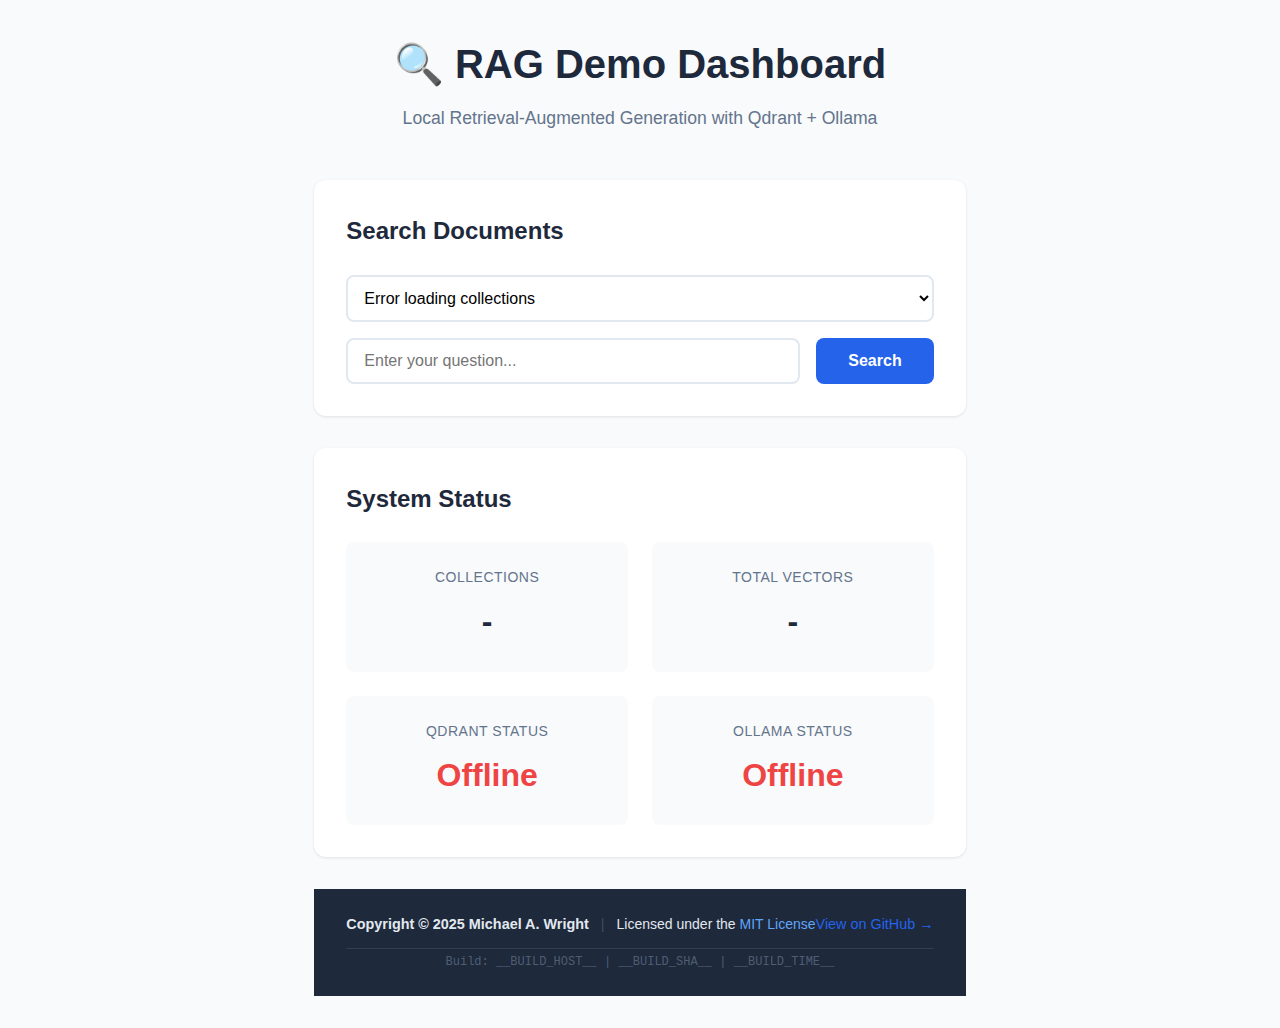
<file: dashboard/index.html>
<!DOCTYPE html>
<html lang="en">
<head>
    <meta charset="UTF-8">
    <meta name="viewport" content="width=device-width, initial-scale=1.0">
    <title>RAG Demo Dashboard</title>
    <link rel="stylesheet" href="style.css">
</head>
<body>
    <div class="container">
        <header>
            <h1>🔍 RAG Demo Dashboard</h1>
            <p class="subtitle">Local Retrieval-Augmented Generation with Qdrant + Ollama</p>
        </header>

        <main>
            <section class="search-section">
                <h2>Search Documents</h2>
                <div class="search-controls">
                    <select id="collection-select" class="collection-select">
                        <option value="">Loading collections...</option>
                    </select>
                    <div class="search-box">
                        <input
                            type="text"
                            id="query-input"
                            placeholder="Enter your question..."
                            class="search-input"
                        >
                        <button id="search-btn" class="search-btn">Search</button>
                    </div>
                </div>
            </section>

            <section class="results-section" id="results-section" style="display: none;">
                <h2>Results</h2>
                <div id="results-container"></div>
            </section>

            <section class="stats-section">
                <h2>System Status</h2>
                <div id="stats-container" class="stats-grid">
                    <div class="stat-card">
                        <div class="stat-label">Collections</div>
                        <div class="stat-value" id="stat-collections">-</div>
                    </div>
                    <div class="stat-card">
                        <div class="stat-label">Total Vectors</div>
                        <div class="stat-value" id="stat-vectors">-</div>
                    </div>
                    <div class="stat-card">
                        <div class="stat-label">Qdrant Status</div>
                        <div class="stat-value" id="stat-qdrant">Checking...</div>
                    </div>
                    <div class="stat-card">
                        <div class="stat-label">Ollama Status</div>
                        <div class="stat-value" id="stat-ollama">Checking...</div>
                    </div>
                </div>
            </section>
        </main>

        <footer class="app-footer">
            <div class="footer-content">
                <div class="footer-row">
                    <div class="footer-left">
                        <span class="copyright">Copyright &copy; 2025 Michael A. Wright</span>
                        <span class="separator">|</span>
                        <span class="license">Licensed under the <a href="https://opensource.org/licenses/MIT" target="_blank">MIT License</a></span>
                    </div>
                    <div class="footer-right">
                        <a href="https://github.com/softwarewrighter/rag-demo" target="_blank" class="github-link">
                            View on GitHub →
                        </a>
                    </div>
                </div>
                <div class="footer-row footer-build">
                    <div class="build-info">
                        Build: <span id="build-host">__BUILD_HOST__</span> | <span id="build-sha">__BUILD_SHA__</span> | <span id="build-time">__BUILD_TIME__</span>
                    </div>
                </div>
            </div>
        </footer>
    </div>

    <script src="app.js"></script>
</body>
</html>
</file>
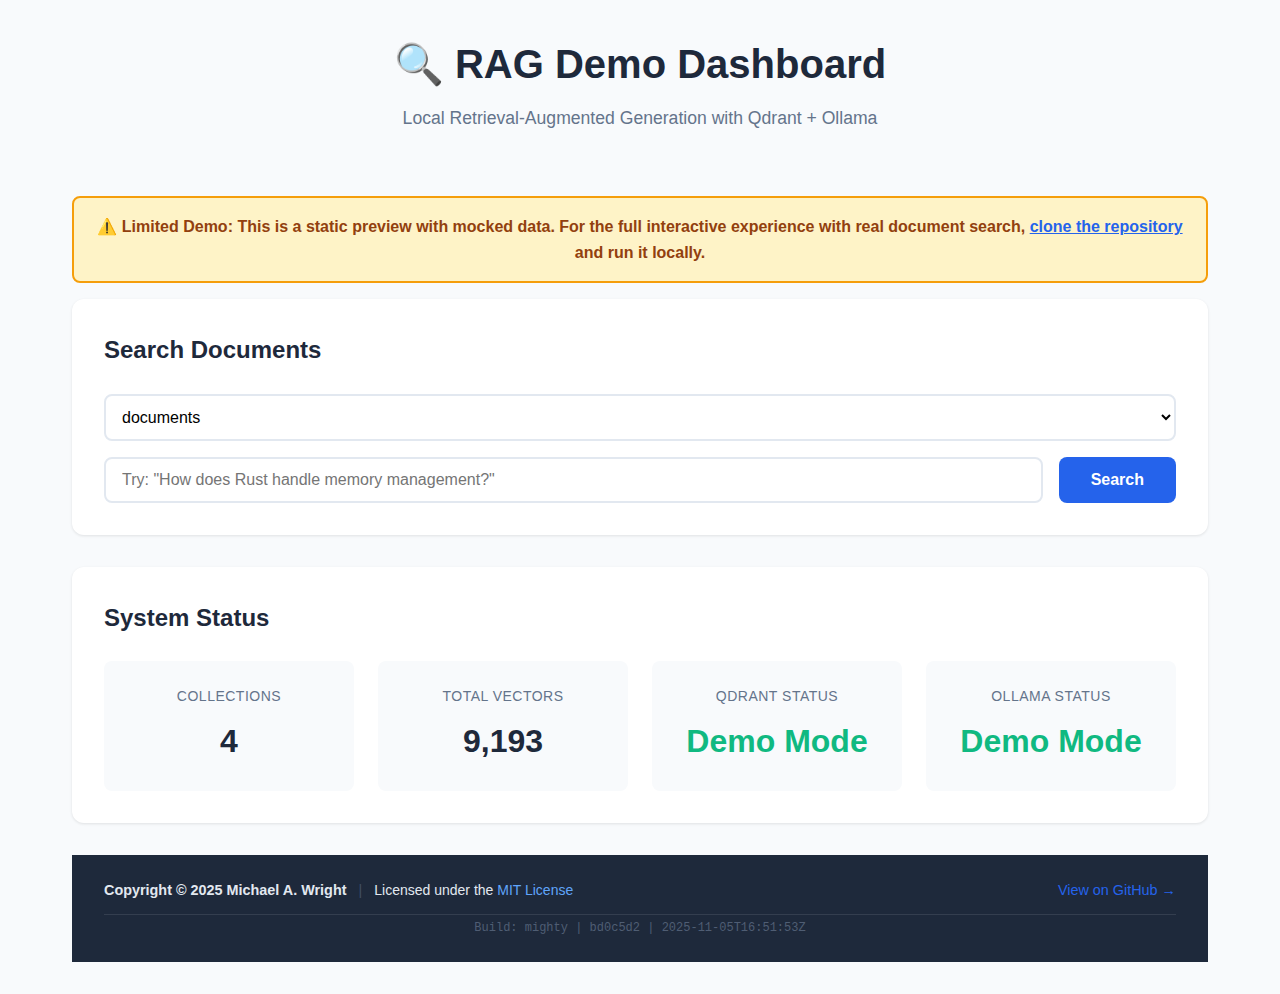
<file: docs/index.html>
<!DOCTYPE html>
<html lang="en">
<head>
    <meta charset="UTF-8">
    <meta name="viewport" content="width=device-width, initial-scale=1.0">
    <title>RAG Demo Dashboard</title>
    <link rel="stylesheet" href="style.css">
</head>
<body>
    <div class="container">
        <header>
            <h1>🔍 RAG Demo Dashboard</h1>
            <p class="subtitle">Local Retrieval-Augmented Generation with Qdrant + Ollama</p>
        </header>

        <main>
            <section class="search-section">
                <h2>Search Documents</h2>
                <div class="search-controls">
                    <select id="collection-select" class="collection-select">
                        <option value="">Loading collections...</option>
                    </select>
                    <div class="search-box">
                        <input
                            type="text"
                            id="query-input"
                            placeholder="Enter your question..."
                            class="search-input"
                        >
                        <button id="search-btn" class="search-btn">Search</button>
                    </div>
                </div>
            </section>

            <section class="results-section" id="results-section" style="display: none;">
                <h2>Results</h2>
                <div id="results-container"></div>
            </section>

            <section class="stats-section">
                <h2>System Status</h2>
                <div id="stats-container" class="stats-grid">
                    <div class="stat-card">
                        <div class="stat-label">Collections</div>
                        <div class="stat-value" id="stat-collections">-</div>
                    </div>
                    <div class="stat-card">
                        <div class="stat-label">Total Vectors</div>
                        <div class="stat-value" id="stat-vectors">-</div>
                    </div>
                    <div class="stat-card">
                        <div class="stat-label">Qdrant Status</div>
                        <div class="stat-value" id="stat-qdrant">Checking...</div>
                    </div>
                    <div class="stat-card">
                        <div class="stat-label">Ollama Status</div>
                        <div class="stat-value" id="stat-ollama">Checking...</div>
                    </div>
                </div>
            </section>
        </main>

        <footer class="app-footer">
            <div class="footer-content">
                <div class="footer-row">
                    <div class="footer-left">
                        <span class="copyright">Copyright &copy; 2025 Michael A. Wright</span>
                        <span class="separator">|</span>
                        <span class="license">Licensed under the <a href="https://opensource.org/licenses/MIT" target="_blank">MIT License</a></span>
                    </div>
                    <div class="footer-right">
                        <a href="https://github.com/softwarewrighter/rag-demo" target="_blank" class="github-link">
                            View on GitHub →
                        </a>
                    </div>
                </div>
                <div class="footer-row footer-build">
                    <div class="build-info">
                        Build: <span id="build-host">mighty</span> | <span id="build-sha">bd0c5d2</span> | <span id="build-time">2025-11-05T16:51:53Z</span>
                    </div>
                </div>
            </div>
        </footer>
    </div>

    <script src="app.js"></script>
</body>
</html>
</file>
<file: dashboard/style.css>
:root {
    --primary-color: #2563eb;
    --primary-hover: #1d4ed8;
    --background: #f8fafc;
    --card-bg: #ffffff;
    --text-primary: #1e293b;
    --text-secondary: #64748b;
    --border-color: #e2e8f0;
    --success-color: #10b981;
    --error-color: #ef4444;
    --footer-bg: #1e293b;
    --footer-text: #e2e8f0;
}

* {
    margin: 0;
    padding: 0;
    box-sizing: border-box;
}

body {
    font-family: -apple-system, BlinkMacSystemFont, 'Segoe UI', Roboto, 'Helvetica Neue', Arial, sans-serif;
    background: var(--background);
    color: var(--text-primary);
    line-height: 1.6;
    min-height: 100vh;
    display: flex;
    flex-direction: column;
}

.container {
    max-width: 1200px;
    margin: 0 auto;
    padding: 2rem;
    flex: 1;
    display: flex;
    flex-direction: column;
}

header {
    text-align: center;
    margin-bottom: 3rem;
}

header h1 {
    font-size: 2.5rem;
    margin-bottom: 0.5rem;
    color: var(--text-primary);
}

.subtitle {
    color: var(--text-secondary);
    font-size: 1.1rem;
}

section {
    background: var(--card-bg);
    border-radius: 12px;
    padding: 2rem;
    margin-bottom: 2rem;
    box-shadow: 0 1px 3px rgba(0, 0, 0, 0.1);
}

h2 {
    font-size: 1.5rem;
    margin-bottom: 1.5rem;
    color: var(--text-primary);
}

.search-controls {
    display: flex;
    flex-direction: column;
    gap: 1rem;
}

.collection-select {
    padding: 0.75rem;
    font-size: 1rem;
    border: 2px solid var(--border-color);
    border-radius: 8px;
    background: white;
    cursor: pointer;
    transition: border-color 0.2s;
}

.collection-select:focus {
    outline: none;
    border-color: var(--primary-color);
}

.search-box {
    display: flex;
    gap: 1rem;
}

.search-input {
    flex: 1;
    padding: 0.75rem 1rem;
    font-size: 1rem;
    border: 2px solid var(--border-color);
    border-radius: 8px;
    transition: border-color 0.2s;
}

.search-input:focus {
    outline: none;
    border-color: var(--primary-color);
}

.search-btn {
    padding: 0.75rem 2rem;
    font-size: 1rem;
    font-weight: 600;
    background: var(--primary-color);
    color: white;
    border: none;
    border-radius: 8px;
    cursor: pointer;
    transition: background 0.2s;
}

.search-btn:hover {
    background: var(--primary-hover);
}

.search-btn:disabled {
    opacity: 0.5;
    cursor: not-allowed;
}

.stats-grid {
    display: grid;
    grid-template-columns: repeat(auto-fit, minmax(200px, 1fr));
    gap: 1.5rem;
}

.stat-card {
    padding: 1.5rem;
    background: var(--background);
    border-radius: 8px;
    text-align: center;
}

.stat-label {
    font-size: 0.875rem;
    color: var(--text-secondary);
    margin-bottom: 0.5rem;
    text-transform: uppercase;
    letter-spacing: 0.5px;
}

.stat-value {
    font-size: 2rem;
    font-weight: 700;
    color: var(--text-primary);
}

.stat-value.success {
    color: var(--success-color);
}

.stat-value.error {
    color: var(--error-color);
}

.results-container {
    display: flex;
    flex-direction: column;
    gap: 1rem;
}

.result-card {
    padding: 1.5rem;
    background: var(--background);
    border-radius: 8px;
    border-left: 4px solid var(--primary-color);
}

.result-header {
    display: flex;
    justify-content: space-between;
    align-items: start;
    margin-bottom: 1rem;
}

.result-source {
    font-weight: 600;
    color: var(--text-primary);
}

.result-score {
    font-size: 0.875rem;
    color: var(--text-secondary);
    background: white;
    padding: 0.25rem 0.75rem;
    border-radius: 12px;
}

.result-content {
    color: var(--text-primary);
    line-height: 1.8;
}

.loading {
    text-align: center;
    padding: 2rem;
    color: var(--text-secondary);
}

.error-message {
    padding: 1rem;
    background: #fef2f2;
    border: 1px solid #fecaca;
    border-radius: 8px;
    color: var(--error-color);
}

/* Footer Styles */
.app-footer {
    background: var(--footer-bg);
    color: var(--footer-text);
    padding: 1.5rem 0;
    margin-top: auto;
    width: 100%;
}

.footer-content {
    max-width: 1400px;
    margin: 0 auto;
    padding: 0 2rem;
    display: flex;
    flex-direction: column;
    gap: 0.75rem;
}

.footer-row {
    display: flex;
    justify-content: space-between;
    align-items: center;
    font-size: 0.9rem;
}

.footer-left {
    display: flex;
    align-items: center;
    gap: 0.75rem;
    flex-wrap: wrap;
}

.footer-right {
    white-space: nowrap;
}

.copyright {
    font-weight: 600;
}

.separator {
    color: var(--text-secondary);
    opacity: 0.5;
}

.license {
    font-size: 0.875rem;
}

.license a {
    color: #60a5fa;
    text-decoration: none;
    transition: color 0.2s;
}

.license a:hover {
    color: #3b82f6;
    text-decoration: underline;
}

.github-link {
    color: var(--primary-color);
    text-decoration: none;
    font-weight: 500;
    transition: color 0.2s;
}

.github-link:hover {
    color: #3b82f6;
    text-decoration: underline;
}

.footer-build {
    justify-content: center;
    padding-top: 0.25rem;
    border-top: 1px solid rgba(255, 255, 255, 0.1);
}

.build-info {
    font-family: 'Monaco', 'Menlo', 'Courier New', monospace;
    font-size: 0.75rem;
    color: var(--text-secondary);
    opacity: 0.7;
}

/* Responsive Design */
@media (max-width: 768px) {
    .container {
        padding: 1rem;
    }

    header h1 {
        font-size: 2rem;
    }

    .search-box {
        flex-direction: column;
    }

    .footer-row {
        flex-direction: column;
        gap: 0.5rem;
        text-align: center;
    }

    .footer-left {
        justify-content: center;
    }

    .footer-build {
        border-top: none;
        padding-top: 0;
    }
}
</file>
<file: docs/style.css>
:root {
    --primary-color: #2563eb;
    --primary-hover: #1d4ed8;
    --background: #f8fafc;
    --card-bg: #ffffff;
    --text-primary: #1e293b;
    --text-secondary: #64748b;
    --border-color: #e2e8f0;
    --success-color: #10b981;
    --error-color: #ef4444;
    --footer-bg: #1e293b;
    --footer-text: #e2e8f0;
}

* {
    margin: 0;
    padding: 0;
    box-sizing: border-box;
}

body {
    font-family: -apple-system, BlinkMacSystemFont, 'Segoe UI', Roboto, 'Helvetica Neue', Arial, sans-serif;
    background: var(--background);
    color: var(--text-primary);
    line-height: 1.6;
    min-height: 100vh;
    display: flex;
    flex-direction: column;
}

.container {
    max-width: 1200px;
    margin: 0 auto;
    padding: 2rem;
    flex: 1;
    display: flex;
    flex-direction: column;
}

header {
    text-align: center;
    margin-bottom: 3rem;
}

header h1 {
    font-size: 2.5rem;
    margin-bottom: 0.5rem;
    color: var(--text-primary);
}

.subtitle {
    color: var(--text-secondary);
    font-size: 1.1rem;
}

section {
    background: var(--card-bg);
    border-radius: 12px;
    padding: 2rem;
    margin-bottom: 2rem;
    box-shadow: 0 1px 3px rgba(0, 0, 0, 0.1);
}

h2 {
    font-size: 1.5rem;
    margin-bottom: 1.5rem;
    color: var(--text-primary);
}

.search-controls {
    display: flex;
    flex-direction: column;
    gap: 1rem;
}

.collection-select {
    padding: 0.75rem;
    font-size: 1rem;
    border: 2px solid var(--border-color);
    border-radius: 8px;
    background: white;
    cursor: pointer;
    transition: border-color 0.2s;
}

.collection-select:focus {
    outline: none;
    border-color: var(--primary-color);
}

.search-box {
    display: flex;
    gap: 1rem;
}

.search-input {
    flex: 1;
    padding: 0.75rem 1rem;
    font-size: 1rem;
    border: 2px solid var(--border-color);
    border-radius: 8px;
    transition: border-color 0.2s;
}

.search-input:focus {
    outline: none;
    border-color: var(--primary-color);
}

.search-btn {
    padding: 0.75rem 2rem;
    font-size: 1rem;
    font-weight: 600;
    background: var(--primary-color);
    color: white;
    border: none;
    border-radius: 8px;
    cursor: pointer;
    transition: background 0.2s;
}

.search-btn:hover {
    background: var(--primary-hover);
}

.search-btn:disabled {
    opacity: 0.5;
    cursor: not-allowed;
}

.stats-grid {
    display: grid;
    grid-template-columns: repeat(auto-fit, minmax(200px, 1fr));
    gap: 1.5rem;
}

.stat-card {
    padding: 1.5rem;
    background: var(--background);
    border-radius: 8px;
    text-align: center;
}

.stat-label {
    font-size: 0.875rem;
    color: var(--text-secondary);
    margin-bottom: 0.5rem;
    text-transform: uppercase;
    letter-spacing: 0.5px;
}

.stat-value {
    font-size: 2rem;
    font-weight: 700;
    color: var(--text-primary);
}

.stat-value.success {
    color: var(--success-color);
}

.stat-value.error {
    color: var(--error-color);
}

.results-container {
    display: flex;
    flex-direction: column;
    gap: 1rem;
}

.result-card {
    padding: 1.5rem;
    background: var(--background);
    border-radius: 8px;
    border-left: 4px solid var(--primary-color);
}

.result-header {
    display: flex;
    justify-content: space-between;
    align-items: start;
    margin-bottom: 1rem;
}

.result-source {
    font-weight: 600;
    color: var(--text-primary);
}

.result-score {
    font-size: 0.875rem;
    color: var(--text-secondary);
    background: white;
    padding: 0.25rem 0.75rem;
    border-radius: 12px;
}

.result-content {
    color: var(--text-primary);
    line-height: 1.8;
}

.loading {
    text-align: center;
    padding: 2rem;
    color: var(--text-secondary);
}

.error-message {
    padding: 1rem;
    background: #fef2f2;
    border: 1px solid #fecaca;
    border-radius: 8px;
    color: var(--error-color);
}

/* Footer Styles */
.app-footer {
    background: var(--footer-bg);
    color: var(--footer-text);
    padding: 1.5rem 0;
    margin-top: auto;
    width: 100%;
}

.footer-content {
    max-width: 1400px;
    margin: 0 auto;
    padding: 0 2rem;
    display: flex;
    flex-direction: column;
    gap: 0.75rem;
}

.footer-row {
    display: flex;
    justify-content: space-between;
    align-items: center;
    font-size: 0.9rem;
}

.footer-left {
    display: flex;
    align-items: center;
    gap: 0.75rem;
    flex-wrap: wrap;
}

.footer-right {
    white-space: nowrap;
}

.copyright {
    font-weight: 600;
}

.separator {
    color: var(--text-secondary);
    opacity: 0.5;
}

.license {
    font-size: 0.875rem;
}

.license a {
    color: #60a5fa;
    text-decoration: none;
    transition: color 0.2s;
}

.license a:hover {
    color: #3b82f6;
    text-decoration: underline;
}

.github-link {
    color: var(--primary-color);
    text-decoration: none;
    font-weight: 500;
    transition: color 0.2s;
}

.github-link:hover {
    color: #3b82f6;
    text-decoration: underline;
}

.footer-build {
    justify-content: center;
    padding-top: 0.25rem;
    border-top: 1px solid rgba(255, 255, 255, 0.1);
}

.build-info {
    font-family: 'Monaco', 'Menlo', 'Courier New', monospace;
    font-size: 0.75rem;
    color: var(--text-secondary);
    opacity: 0.7;
}

/* Responsive Design */
@media (max-width: 768px) {
    .container {
        padding: 1rem;
    }

    header h1 {
        font-size: 2rem;
    }

    .search-box {
        flex-direction: column;
    }

    .footer-row {
        flex-direction: column;
        gap: 0.5rem;
        text-align: center;
    }

    .footer-left {
        justify-content: center;
    }

    .footer-build {
        border-top: none;
        padding-top: 0;
    }
}
</file>
